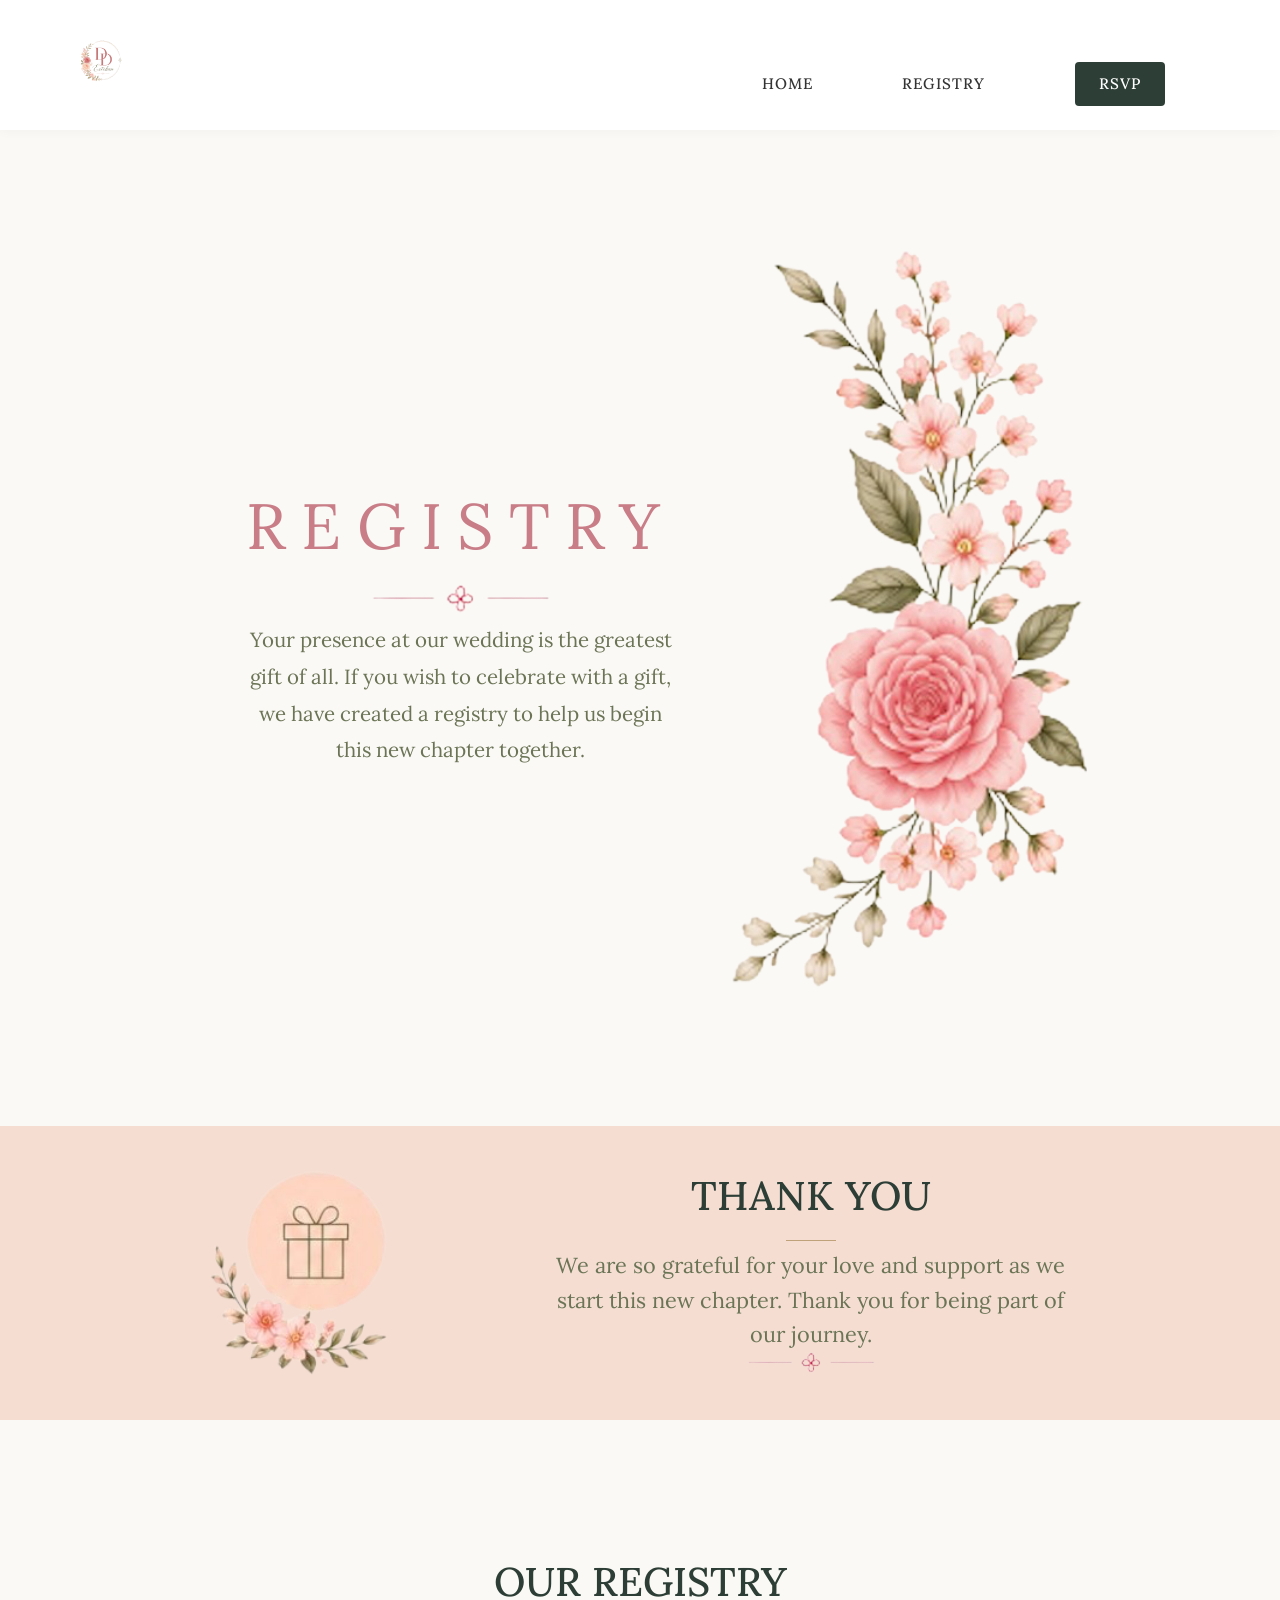
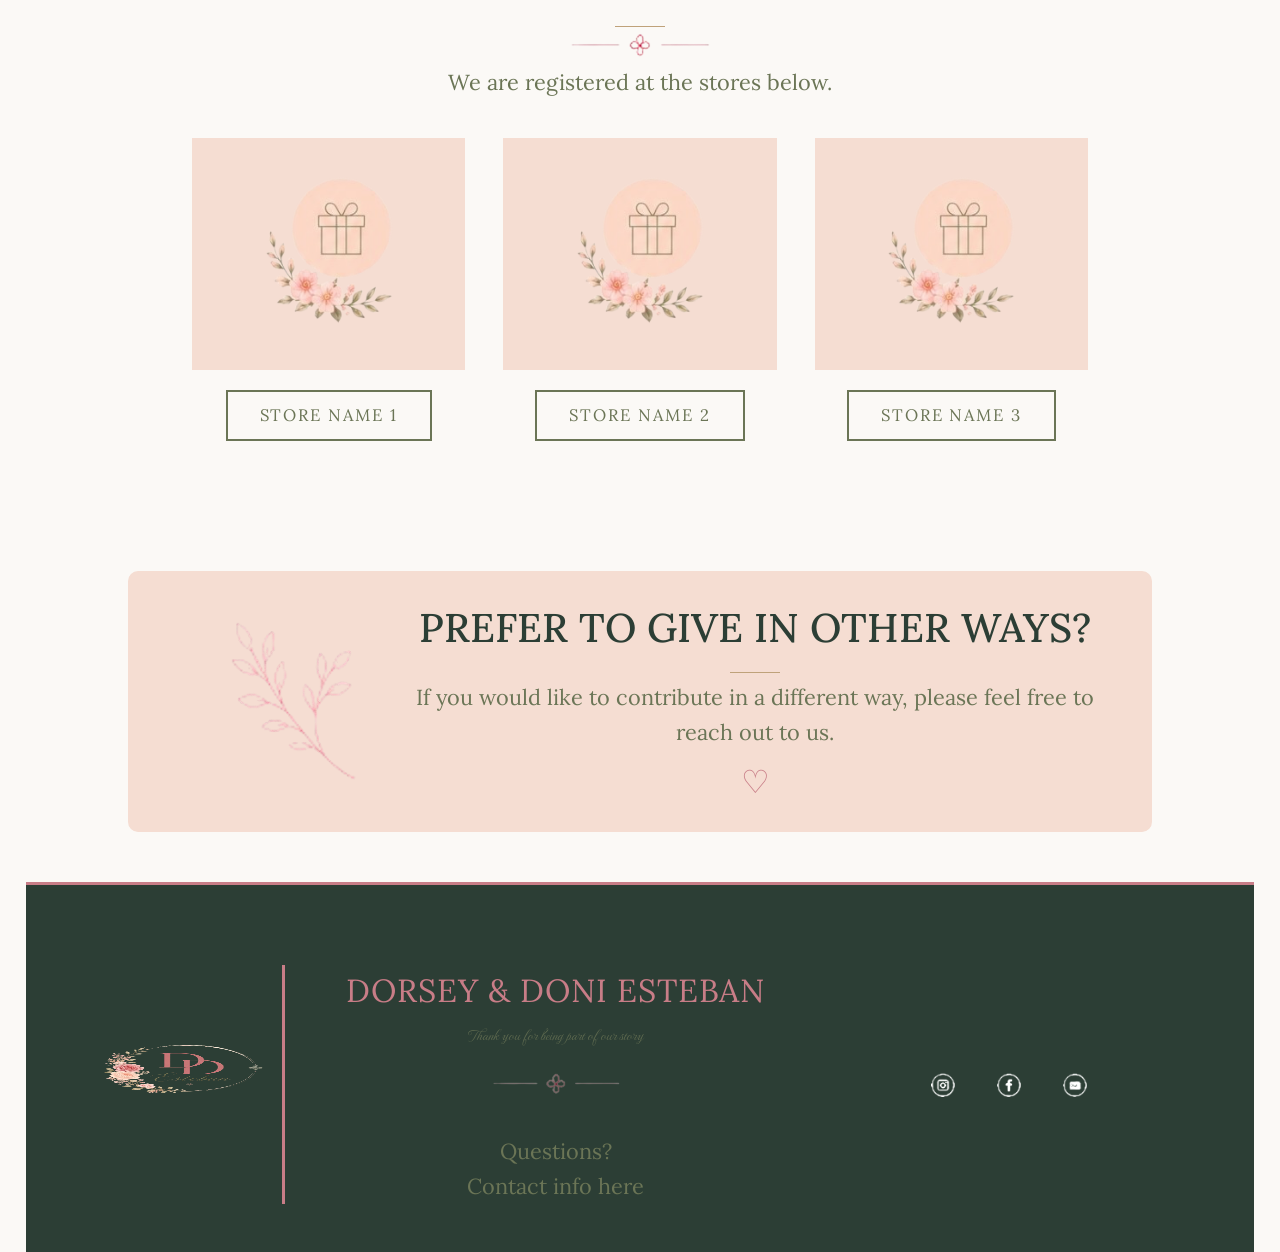
<file: registry.html>
<!DOCTYPE html>
<html lang="en">
<head>
  <meta charset="UTF-8">
  <meta name="viewport" content="width=device-width, initial-scale=1.0">
  <title>Registry | Dorsey & Doni Esteban</title>
  <link rel="preconnect" href="https://fonts.googleapis.com">
  <link rel="preconnect" href="https://fonts.gstatic.com" crossorigin>
  <link href="https://fonts.googleapis.com/css2?family=Lora:wght@400;500;600&family=MonteCarlo&display=swap" rel="stylesheet">
  <link rel="stylesheet" href="styles/style.css">
</head>

<body>
  <header>
    <a href="index.html">
      <img src="images/logo.png" alt="Dorsey and Doni Esteban wedding logo" class="logo">
    </a>

    <nav>
      <a href="index.html">HOME</a>
      <a href="registry.html">REGISTRY</a>
      <a href="rsvp.html" class="nav-button">RSVP</a>
    </nav>
  </header>

  <main>
    <section class="registry-hero">
      <div class="registry-hero-text">
        <h1>REGISTRY</h1>
        <img src="images/divider.png" alt="Divider">
        <p>
          Your presence at our wedding is the greatest gift of all.
          If you wish to celebrate with a gift, we have created a
          registry to help us begin this new chapter together.
        </p>
      </div>

      <div class="registry-hero-image">
        <img src="images/home-floral.png" alt="Pink watercolor wedding flowers">
      </div>
    </section>

    <section class="registry-thank-you">
      <img src="images/home-registry.png" alt="Gift icon">

      <div class="registry-thank-you-text">
        <h2>THANK YOU</h2>
        <p>
          We are so grateful for your love and support as we start this new chapter.
          Thank you for being part of our journey.
        </p>
        <img src="images/divider.png" alt="Divider">
      </div>
    </section>

    <section class="our-registry">
      <h2>OUR REGISTRY</h2>
      <img src="images/divider.png" alt="Divider">
      <p>We are registered at the stores below.</p>

      <div class="store-grid">
        <article class="store-card">
          <div class="store-placeholder">
            <img src="images/home-registry.png" alt="Store registry placeholder">
          </div>
          <a href="#">STORE NAME 1</a>
        </article>

        <article class="store-card">
          <div class="store-placeholder">
            <img src="images/home-registry.png" alt="Store registry placeholder">
          </div>
          <a href="#">STORE NAME 2</a>
        </article>

        <article class="store-card">
          <div class="store-placeholder">
            <img src="images/home-registry.png" alt="Store registry placeholder">
          </div>
          <a href="#">STORE NAME 3</a>
        </article>
      </div>
    </section>

    <section class="other-ways">
      <img src="images/home-vine-left.png" alt="Leaf decoration">

      <div class="other-ways-text">
        <h2>PREFER TO GIVE IN OTHER WAYS?</h2>
        <p>
          If you would like to contribute in a different way,
          please feel free to reach out to us.
        </p>
        <p class="heart">♡</p>
      </div>
    </section>
  </main>

  <footer>
    <img src="images/logo.png" alt="Dorsey and Doni Esteban wedding logo" class="footer-logo">

    <div class="footer-text">
      <h2>DORSEY & DONI ESTEBAN</h2>
      <p class="tagline">Thank you for being part of our story</p>
      <img src="images/divider.png" alt="Divider">
      <p>Questions?</p>
      <p>Contact info here</p>
    </div>

    <div class="socials">
      <img src="images/instagram.png" alt="Instagram Icon">
      <img src="images/facebook.png" alt="Facebook Icon">
      <img src="images/email.png" alt="Email Icon">
    </div>
  </footer>
</body>
</html>
</file>
<file: styles/style.css>
/* General Styling */

@import url('https://fonts.googleapis.com/css?family=MonteCarlo&display=swap');
@import url('https://fonts.googleapis.com/css?family=Lora&display=swap');

body {
    background: #FBEAD6;
    font-family: Lora;
}

h1, h2, h3 {
    color: #C87D87;
    font-weight: 10;
}

.tagline {
    color: #6B7556;
    font-family: MonteCarlo;
}

h2 {
    font-size: 2.9vw;
}

h3 {
    font-size: 2.3vw;
}

p {
    color: #6B7556;
    font-size: 1.7vw;
}

@media screen and (max-width: 700px) {
    h2 {
        font-size: 5vw;
    }

    h3 {
        font-size: 3.5vw;
    }

    p {
        font-size: 2.7vw;
    }
}

/* Header and Navigation Section */

header {
    display: flex;
}

.logo {
    width: 15vw;
    margin-left: 1vw;
}

nav {
    width: 40vw;
    margin-left: auto;
    padding-top: 3vw;
}

nav a {
    color: #6B7556;
    margin-left: 4.5vw;
    font-size: 1.5vw;
    text-decoration: none;
}

.nav-button {
    background-color: #C87D87;
    color: white;
    padding: 0.7vw 2.8vw;
    border-radius: 6px;
}

@media screen and (max-width: 700px) {
    .logo {
        width: 30vw;
    }

    nav {
        width: 60vw;
        padding-top: 5vw;
    }

    nav a {
        margin-left: 3.5vw;
        font-size: 3.5vw;
    }
}

/* Footer Section */

footer {
    display: grid;
    grid-template-columns: 1fr 3fr 2fr;
    justify-items: center;
    align-items: center;
    margin: 50px 2vw 0 2vw;
    padding: 1vw;
    border-top: 0.25vw solid #C87D87;
}

footer .footer-logo {
    width: 15vw;
}

footer .footer-text {
    text-align: center;
    width: 100%;
    border-left: 0.25vw solid #C87D87;
}

.footer-text h2 {
    margin: 0;
}

.footer-text .tagline {
    font-size: 2.8vw;
    margin: 0;
    line-height: 1.3em;
}

.footer-text p {
    margin: 0;
}

.footer-text img {
    width: 10vw;
    margin: 0.25vw;
}

.socials img {
    width: 5vw;
    margin: 0.7vw;
}

@media screen and (max-width: 700px) {
    footer {
        grid-template-columns: 1fr 3fr;
        margin: 50px 2vw 0 2vw;
        padding: 1vw;
    }

    footer .footer-logo {
        grid-row: 1/3;
        width: 26vw;
    }

    footer .footer-text {
        border-left: 0.25vw solid #C87D87;
    }

    .footer-text .tagline {
        font-size: 4.5vw;
    }

    .footer-text img {
        width: 20vw;
    }

    .socials {
        grid-column: 2;
        display: flex;
        width: 100%;
        justify-content: center;
        align-items: center;
        border-left: 0.25vw solid #C87D87;
    }

    .socials img {
        width: 6vw;
        margin: 0.9vw;
    }
}

/* Main Section - Home Page */

/* Hero */
.hero {
    display: grid;
    grid-template-columns: 1fr 1fr;
    width: 90%;
    justify-self: center;
}

.hero-text {
    height: 100%;
    display: flex;
    flex-direction: column;
    justify-content: center;
    align-items: center;
    text-align: center;
}

.hero-text h1 {
    font-size: 6vw;
    margin-top: 1vw;
    margin-bottom: 0;
}

.hero-text .tagline {
    font-size: 3.5vw;
    margin-top: 0;
    margin-bottom: 0.5vw;
}

.hero-text img {
    width: 15vw;
}

.hero-text .date {
    font-size: 2vw;
    margin: 1vw;
}

.hero-text .location {
    font-size: 1.4vw;
}

.hero-text a {
    display: inline-block;
    background-color: #6B7556;
    color: white;
    text-decoration: none;
    font-size: 1.5vw;
    padding: 0.9vw 2.7vw;
    margin-top: 2vw;
    border-radius: 6px;
}

.hero-image {
    position: relative;
}

#hero-wedding {
    display: block;
    width: 30vw;
}

#hero-flowers {
    position: absolute;
    top: -7%;
    left: 43%;
    z-index: 2;
    width: 23.5vw;
}

@media screen and (max-width: 700px) {
    .hero {
        display: flex;
        flex-direction: column-reverse;
        width: 100%;
    }

    .hero-text h1 {
        font-size: 10vw;
    }

    .hero-text .tagline {
        font-size: 5.5vw;
    }

    .hero-text img {
        width: 25vw;
    }

    .hero-text .date {
        font-size: 3.2vw;
    }

    .hero-text .location {
        font-size: 2.4vw;
    }

    .hero-text a {
        font-size: 3vw;
        margin-top: 1vw;
    }

    .hero-image {
        display: flex;
        justify-content: center;
        margin-right: 15vw;
    }

    #hero-wedding {
        width: 50vw;
    }

    #hero-flowers {
        left: 59%;
        width: 39.17vw;
    }
}

/* Welcome */
.welcome {
    display: grid;
    grid-template-columns: 1fr 2fr 1fr;
    background: #F5DDD2;
    margin-top: 50px;
    margin-bottom: 50px;
    text-align: center;
    align-items: center;
    justify-items: center;
}

.welcome-text h2 {
    margin-bottom: 0.5vw;
}

.welcome-text img {
    width: 11vw;
}

.welcome-text p {
    margin-top: 10px;
}

.welcome img {
    width: 10vw;
}

@media screen and (max-width: 700px) {
    .welcome {
        display: flex;
        margin-top: 50px;
        margin-bottom: 50px;
        padding: 0 5vw;
        justify-content: center;
    }

    #left-vine, #right-vine {
        display: none;
    }

    .welcome-text h2 {
        margin-bottom: 0.5vw;
    }

    .welcome-text img {
        width: 22vw;
    }

    .welcome-text p {
        margin-top: 10px;
    }
}

/* Details */
.details {
    text-align: center;
}

.detail-grid {
    display: grid;
    grid-template-columns: 1fr 1fr 1fr;
}

.detail-card {
    padding: 0 4vw;
}

.detail-card img {
    width: 10vw;
}

#left-card {
    border-right: 0.25vw solid #C87D87;
}

#middle-card {
    border-left: 0.25vw solid #C87D87;
    border-right: 0.25vw solid #C87D87;
}

#right-card {
    border-left: 0.25vw solid #C87D87;
}

@media screen and (max-width: 700px) {
    .detail-grid {
        grid-template-columns: 1fr;
        grid-template-rows: 1fr 1fr 1fr;
        width: 100%;
        justify-self: center;
    }

    .detail-card {
        padding: 4vw 0;
    }

    .detail-card img {
        width: 15vw;
    }

    #left-card {
        grid-row: 1;
        border-bottom: 0.25vw solid #C87D87;
        border-right: none;
    }

    #middle-card {
        grid-row: 2;
        border-top: 0.25vw solid #C87D87;
        border-bottom: 0.25vw solid #C87D87;
        border-left: none;
        border-right: none;
    }

    #right-card {
        grid-row: 3;
        border-top: 0.25vw solid #C87D87;
        border-left: none;
    }
}

/* Registry */
.registry-preview {
    display: grid;
    grid-template-columns: 2fr 3fr 3fr;
    background-color: #F5DDD2;
    width: 80vw;
    border-radius: 10px;
    margin: 50px auto;
    padding: 2vw;
    align-items: center;
    justify-items: center;
}

.registry-preview img {
    width: 17vw;
}

.registry-preview-text {
    padding: 0 3vw;
    border-right: 0.25vw solid #C87D87;
}

.registry-preview-text h2 {
    margin-top: 0;
    margin-bottom: 0.5vw;
}

.registry-preview-text img {
    width: 10vw;
    margin-left: 1.5vw;
}

.registry-preview-text p {
    margin-top: 0.5vw;
    margin-bottom: 0;
}

.registry-preview a {
    display: inline-block;
    background-color: #6B7556;
    color: white;
    text-decoration: none;
    font-size: 1.5vw;
    padding: 0.9vw 2.7vw;
    margin-top: 2vw;
    border-radius: 6px;
}

@media screen and (max-width: 700px) {
    .registry-preview {
        grid-template-columns: 2fr 3fr;
        width: 80vw;
        margin: 0 auto;
        padding: 2vw;
    }

    .registry-preview img {
        width: 30vw;
    }

    .registry-preview-text {
        padding: 0 3vw;
        border-left: 0.25vw solid #C87D87;
        border-right: none;
    }

    .registry-preview-text h2 {
        margin-bottom: 0.5vw;
    }

    .registry-preview-text img {
        width: 20vw;
    }

    .registry-preview a {
        grid-column: 1/3;
        font-size: 3vw;
        margin-top: 2vw;
        justify-self: center;
    }
}

/* Main Section - Registry Page */
/* Main Section - Registry Page */

.registry-hero {
    display: grid;
    grid-template-columns: 2fr 1fr;
    width: 90%;
    margin: 3vw auto 0 auto;
    align-items: center;
    justify-items: center;
}

.registry-hero-text {
    text-align: center;
    width: 80%;
}

.registry-hero-text h1 {
    font-size: 5vw;
    letter-spacing: 1.2vw;
    margin-bottom: 0.5vw;
}

.registry-hero-text img {
    width: 14vw;
}

.registry-hero-text p {
    font-size: 1.6vw;
    line-height: 1.8em;
}

.registry-hero-image img {
    width: 28vw;
}

.registry-thank-you {
    display: grid;
    grid-template-columns: 1fr 2fr;
    background: #F5DDD2;
    margin-top: 50px;
    margin-bottom: 50px;
    padding: 3vw 10vw;
    align-items: center;
    justify-items: center;
}

.registry-thank-you > img {
    width: 14vw;
}

.registry-thank-you-text {
    width: 80%;
}

.registry-thank-you-text h2 {
    margin-bottom: 0.5vw;
}

.registry-thank-you-text p {
    margin-top: 0.5vw;
}

.registry-thank-you-text img {
    width: 10vw;
}

.our-registry {
    text-align: center;
    width: 90%;
    margin: 0 auto;
}

.our-registry h2 {
    margin-bottom: 0.5vw;
}

.our-registry > img {
    width: 11vw;
    margin: 0 auto;
}

.store-grid {
    display: grid;
    grid-template-columns: 1fr 1fr 1fr;
    gap: 3vw;
    margin-top: 3vw;
}

.store-card {
    text-align: center;
}

.store-placeholder {
    background: #F5DDD2;
    padding: 3vw;
    margin-bottom: 1.5vw;
}

.store-placeholder img {
    width: 10vw;
    margin: 0 auto;
    opacity: 0.75;
}

.store-card a {
    display: inline-block;
    color: #6B7556;
    border: 0.18vw solid #6B7556;
    padding: 0.8vw 2.5vw;
    text-decoration: none;
    font-size: 1.3vw;
    letter-spacing: 0.15vw;
}

.store-card a:hover {
    background: #6B7556;
    color: white;
}

.other-ways {
    display: grid;
    grid-template-columns: 1fr 3fr;
    background-color: #F5DDD2;
    width: 80vw;
    border-radius: 10px;
    margin: 50px auto;
    padding: 2vw 4vw;
    align-items: center;
    justify-items: center;
}

.other-ways > img {
    width: 10vw;
}

.other-ways-text {
    width: 100%;
}

.other-ways-text h2 {
    margin-bottom: 0.5vw;
}

.other-ways-text p {
    margin-top: 0.5vw;
}

.heart {
    color: #C87D87;
    font-size: 2.5vw;
    text-align: center;
    margin: 0;
}

@media screen and (max-width: 700px) {
    .registry-hero {
        grid-template-columns: 1fr;
        width: 95%;
    }

    .registry-hero-text {
        width: 90%;
    }

    .registry-hero-text h1 {
        font-size: 9vw;
        letter-spacing: 1.5vw;
    }

    .registry-hero-text img {
        width: 25vw;
    }

    .registry-hero-text p {
        font-size: 2.8vw;
    }

    .registry-hero-image img {
        width: 50vw;
        margin-top: 4vw;
    }

    .registry-thank-you {
        grid-template-columns: 1fr;
        padding: 6vw;
        text-align: center;
    }

    .registry-thank-you > img {
        width: 26vw;
    }

    .registry-thank-you-text {
        width: 90%;
    }

    .registry-thank-you-text img {
        width: 22vw;
        margin: 0 auto;
    }

    .store-grid {
        grid-template-columns: 1fr;
        gap: 6vw;
    }

    .our-registry > img {
        width: 22vw;
    }

    .store-placeholder img {
        width: 24vw;
    }

    .store-card a {
        font-size: 3vw;
        padding: 1.5vw 5vw;
    }

    .other-ways {
        grid-template-columns: 1fr;
        width: 86vw;
        padding: 6vw;
        text-align: center;
    }

    .other-ways > img {
        width: 22vw;
    }

    .heart {
        font-size: 5vw;
    }
}


/* Main Section - RSVP Page */
:root {
  --primary-color: #2c3e35;      /* Deep Sage Green */
  --secondary-color: #bfa27a;    /* Muted Gold */
  --text-dark: #333333;          /* Soft Charcoal */
  --text-light: #666666;         /* Muted Gray */
  --bg-light: #fbf9f6;           /* Warm Off-White */
  --bg-white: #ffffff;
  --font-serif: 'Lora', Georgia, serif;
  --font-script: 'MonteCarlo', cursive;
}

* {
  box-sizing: border-box;
  margin: 0;
  padding: 0;
}

body {
  font-family: var(--font-serif);
  background-color: var(--bg-light);
  color: var(--text-dark);
  line-height: 1.6;
}

/* ==========================================================================
   2. HEADER & NAVIGATION
   ========================================================================== */
header {
  display: flex;
  justify-content: space-between;
  align-items: center;
  padding: 1.5rem 5%;
  background-color: var(--bg-white);
  box-shadow: 0 2px 10px rgba(0, 0, 0, 0.03);
  position: sticky;
  top: 0;
  z-index: 1000;
}

.logo {
  height: 50px;
  width: auto;
}

nav {
  display: flex;
  align-items: center;
  gap: 2rem;
}

nav a {
  text-decoration: none;
  color: var(--text-dark);
  font-weight: 500;
  font-size: 0.95rem;
  letter-spacing: 1px;
  text-transform: uppercase;
  transition: color 0.3s ease;
}

nav a:hover, 
nav a.active {
  color: var(--secondary-color);
}

/* Special Button Style for RSVP */
.nav-button {
  background-color: var(--primary-color);
  color: var(--bg-white) !important;
  padding: 0.6rem 1.5rem;
  border-radius: 4px;
  transition: background-color 0.3s ease !important;
}

.nav-button:hover {
  background-color: var(--secondary-color);
}

/* ==========================================================================
   3. HERO SECTION
   ========================================================================== */
.hero {
  background: linear-gradient(rgba(0, 0, 0, 0.3), rgba(0, 0, 0, 0.3)), 
              url('../images/hero-bg.jpg') center/cover no-repeat; /* Replace with your image path */
  height: 75vh;
  display: flex;
  justify-content: center;
  align-items: center;
  text-align: center;
  color: var(--bg-white);
  padding: 0 1rem;
}

.hero-content h1 {
  font-size: 4rem;
  font-weight: 400;
  margin-bottom: 0.5rem;
  letter-spacing: 2px;
}

.hero-date {
  font-size: 1.5rem;
  letter-spacing: 3px;
  text-transform: uppercase;
  margin-bottom: 0.25rem;
}

.hero-location {
  font-size: 1.2rem;
  font-style: italic;
  opacity: 0.9;
}

/* ==========================================================================
   4. SECTIONS (General Layout)
   ========================================================================== */
section {
  padding: 5rem 10%;
  text-align: center;
}

section h2 {
  font-size: 2.5rem;
  font-weight: 500;
  color: var(--primary-color);
  margin-bottom: 3rem;
  position: relative;
}

/* Subtle line under headers */
section h2::after {
  content: '';
  display: block;
  width: 50px;
  height: 1px;
  background-color: var(--secondary-color);
  margin: 0.75rem auto 0;
}

/* ==========================================================================
   5. OUR STORY
   ========================================================================== */
.story-container {
  display: flex;
  align-items: center;
  gap: 4rem;
  max-width: 1000px;
  margin: 0 auto;
  text-align: left;
}

.story-image {
  width: 45%;
  border-radius: 8px;
  box-shadow: 0 4px 15px rgba(0, 0, 0, 0.05);
  object-fit: cover;
}

.story-container p {
  font-size: 1.1rem;
  color: var(--text-light);
  line-height: 1.8;
}

/* ==========================================================================
   6. THE DETAILS (Cards & Grid)
   ========================================================================== */
.details-section {
  background-color: var(--bg-white);
}

.details-grid {
  display: flex;
  justify-content: center;
  gap: 3rem;
  max-width: 1000px;
  margin: 0 auto;
}

.detail-card {
  background-color: var(--bg-light);
  padding: 3rem 2rem;
  border-radius: 6px;
  flex: 1;
  box-shadow: 0 4px 20px rgba(0, 0, 0, 0.02);
  border: 1px solid rgba(191, 162, 122, 0.2); /* Soft gold border */
}

.detail-card h3 {
  font-size: 1.75rem;
  color: var(--primary-color);
  margin-bottom: 1rem;
  font-weight: 500;
}

.detail-card .time {
  font-size: 1.2rem;
  font-weight: 600;
  color: var(--secondary-color);
  margin-bottom: 0.5rem;
}

.detail-card .venue {
  font-size: 1.1rem;
  font-weight: 500;
  margin-bottom: 0.25rem;
}

.detail-card .address {
  color: var(--text-light);
  font-size: 0.95rem;
  margin-bottom: 1.5rem;
}

.map-link {
  display: inline-block;
  text-decoration: none;
  color: var(--primary-color);
  font-size: 0.9rem;
  text-transform: uppercase;
  letter-spacing: 1px;
  border-bottom: 1px solid var(--primary-color);
  padding-bottom: 2px;
  transition: all 0.3s ease;
}

.map-link:hover {
  color: var(--secondary-color);
  border-bottom-color: var(--secondary-color);
}

/* ==========================================================================
   7. SCHEDULE (Timeline)
   ========================================================================== */
.timeline {
  list-style: none;
  max-width: 600px;
  margin: 0 auto;
  position: relative;
  text-align: left;
  padding-left: 2rem;
}

/* Vertical center line */
.timeline::before {
  content: '';
  position: absolute;
  left: 7px;
  top: 0;
  height: 100%;
  width: 1px;
  background-color: var(--secondary-color);
}

.timeline li {
  margin-bottom: 2.5rem;
  position: relative;
  display: flex;
  flex-direction: column;
}

/* Timeline dots */
.timeline li::before {
  content: '';
  position: absolute;
  left: -2rem;
  top: 6px;
  width: 15px;
  height: 15px;
  border-radius: 50%;
  background-color: var(--bg-light);
  border: 1px solid var(--secondary-color);
}

.timeline .time {
  font-weight: 600;
  color: var(--secondary-color);
  font-size: 1.1rem;
}

.timeline .event {
  font-size: 1.2rem;
  color: var(--text-dark);
}

/* ==========================================================================
   8. FOOTER
   ========================================================================== */
footer {
  background-color: var(--primary-color);
  color: var(--bg-white);
  padding: 5rem 5% 3rem;
  text-align: center;
}

.footer-logo {
  height: 60px;
  margin-bottom: 2rem;
}

.footer-text h2 {
  font-family: var(--font-serif);
  font-weight: 400;
  font-size: 2rem;
  letter-spacing: 1px;
  margin-bottom: 0.5rem;
}

.footer-text .tagline {
  font-size: 1rem;
  opacity: 0.8;
  margin-bottom: 1.5rem;
}

.footer-text img {
  max-width: 150px;
  margin-bottom: 2rem;
  opacity: 0.5;
}

address {
  font-style: normal;
  margin-bottom: 2.5rem;
}

address p:first-child {
  font-size: 0.9rem;
  text-transform: uppercase;
  letter-spacing: 1px;
  opacity: 0.7;
}

address p:last-child {
  font-size: 1.1rem;
}

.socials {
  display: flex;
  justify-content: center;
  gap: 1.5rem;
}

.socials img {
  width: 24px;
  height: 24px;
  transition: transform 0.3s ease, filter 0.3s ease;
  filter: brightness(0) invert(1); /* Forces icons to turn white */
}

.socials a:hover img {
  transform: translateY(-3px);
}

/* ==========================================================================
   9. RESPONSIVE DESIGN (Media Queries)
   ========================================================================== */
@media (max-width: 768px) {
  header {
    flex-direction: column;
    gap: 1rem;
    padding: 1rem;
  }

  nav {
    gap: 1.25rem;
  }

  .hero h1 {
    font-size: 2.75rem;
  }

  section {
    padding: 4rem 5%;
  }

  .story-container {
    flex-direction: column;
    text-align: center;
    gap: 2rem;
  }

  .story-image {
    width: 80%;
  }

  .details-grid {
    flex-direction: column;
    gap: 2rem;
  }
}
</file>
